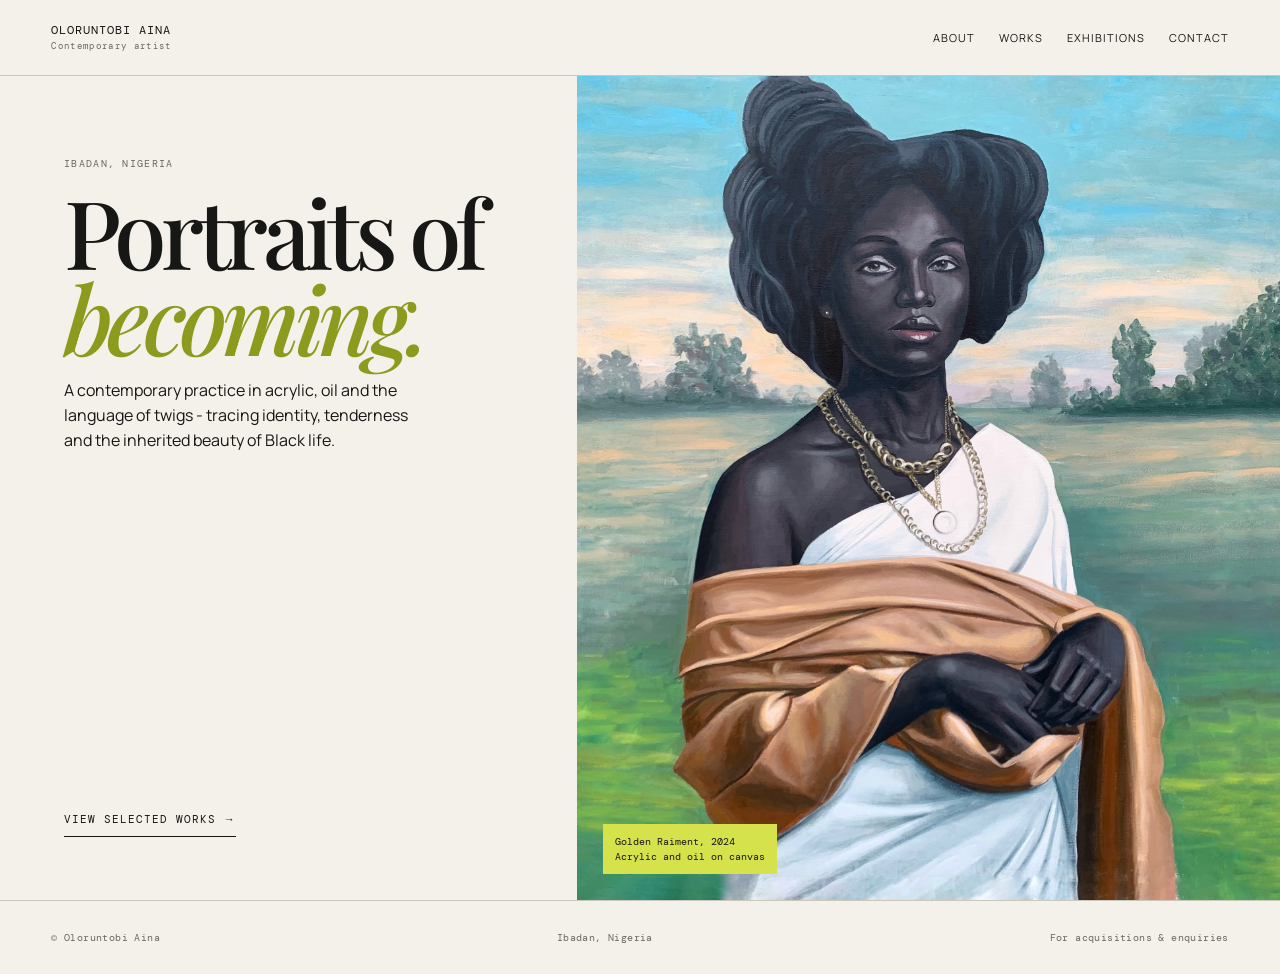
<file: index.html>
<!doctype html><html lang="en"><head><meta charset="utf-8"><meta name="viewport" content="width=device-width,initial-scale=1"><meta name="description" content="Oloruntobi Aina - Contemporary visual artist"><meta name="google-site-verification" content="fIFzmiWmvlJApKN_3FIdJ-Utbj_maAU_6g1Kf8UPlnY" /><title>Oloruntobi Aina | Contemporary Artist</title><link rel="stylesheet" href="style.css"></head><body><nav class="nav"><a class="brand" href="index.html">OLORUNTOBI AINA<span>Contemporary artist</span></a><div class="navlinks"><a href="about.html">About</a><a href="works.html">Works</a><a href="exhibitions.html">Exhibitions</a><a href="contact.html">Contact</a></div></nav><main class="hero"><section class="hero-copy"><div><div class="eyebrow">Ibadan, Nigeria</div><h1>Portraits of<br><em>becoming.</em></h1><p class="intro">A contemporary practice in acrylic, oil and the language of twigs - tracing identity, tenderness and the inherited beauty of Black life.</p></div><a class="arrow-link" href="works.html">View selected works →</a></section><section class="hero-art"><img src="assets/artworks/work-71.jpg" alt="Golden Raiment by Oloruntobi Aina"><div class="art-label">Golden Raiment, 2024<br>Acrylic and oil on canvas</div></section></main><footer class="site-footer"><span>© Oloruntobi Aina</span><span>Ibadan, Nigeria</span><span>For acquisitions &amp; enquiries</span></footer><script src="script.js"></script></body></html>
</file>
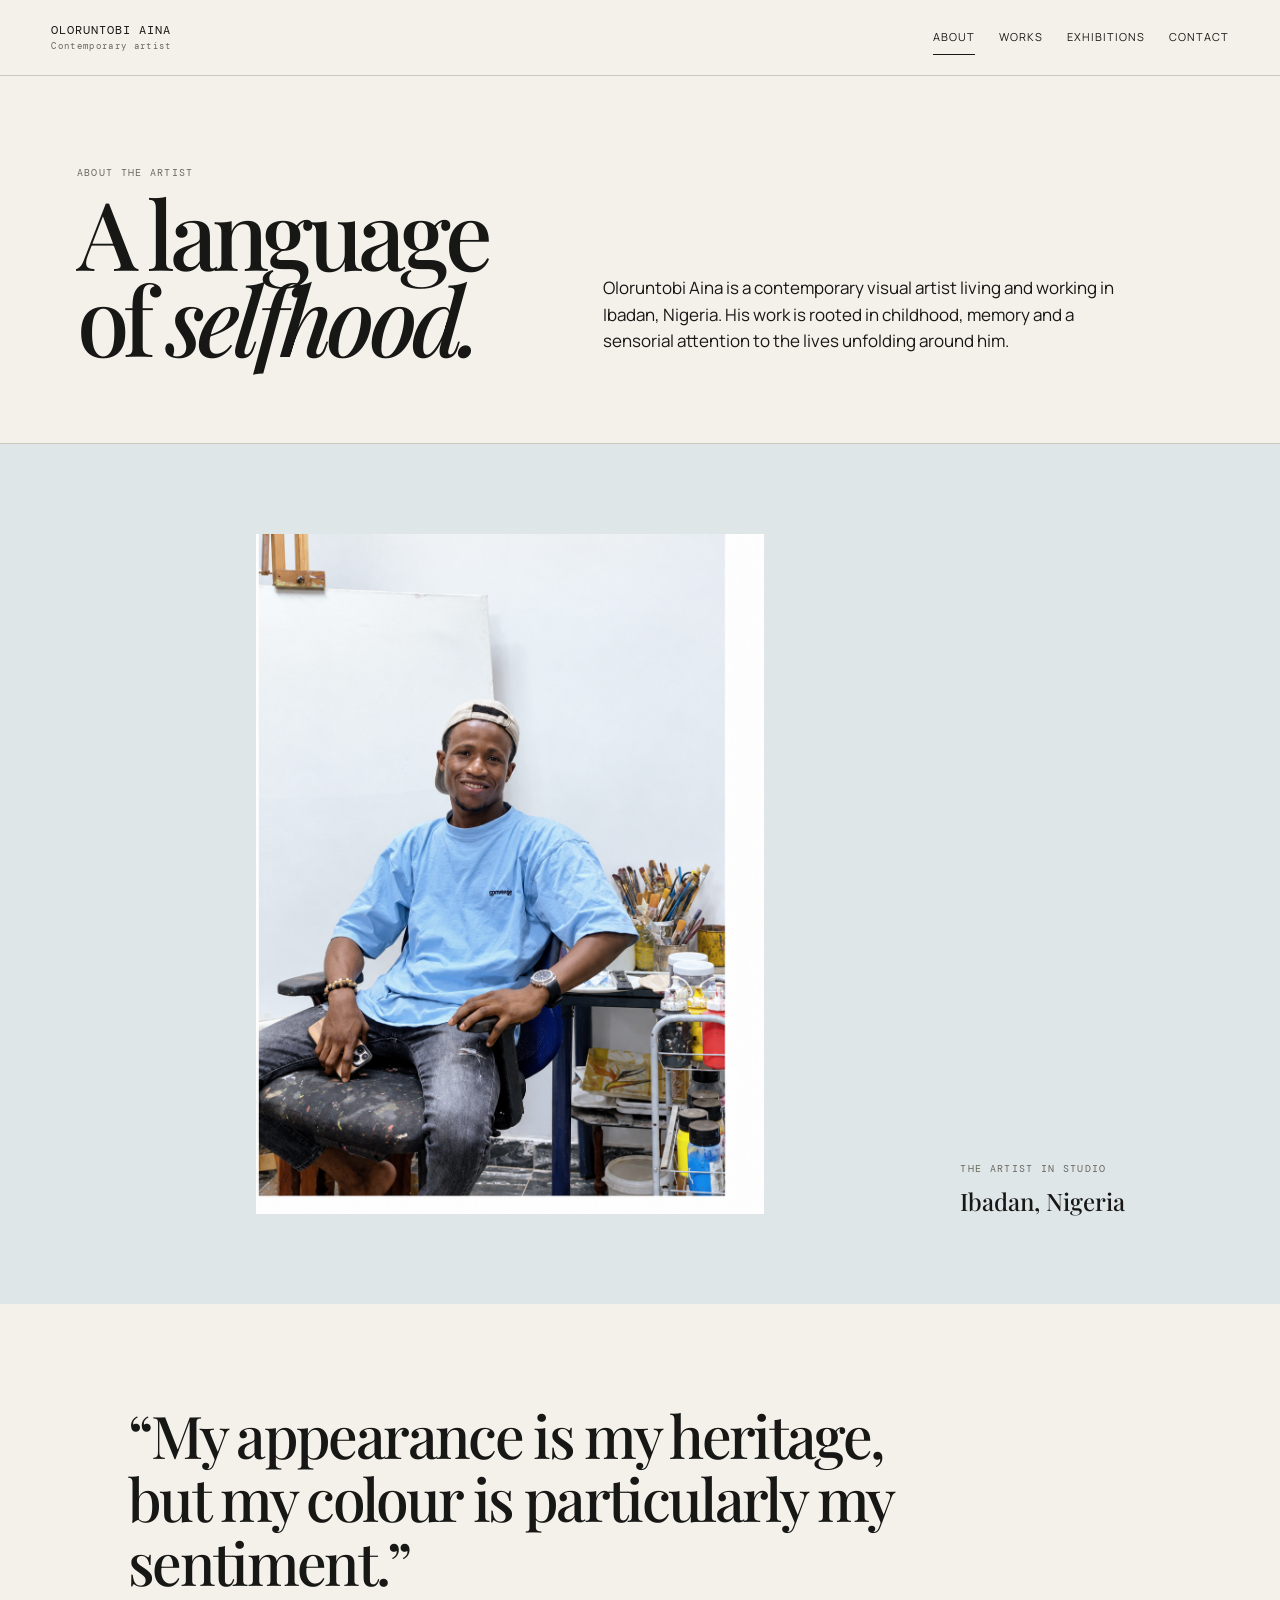
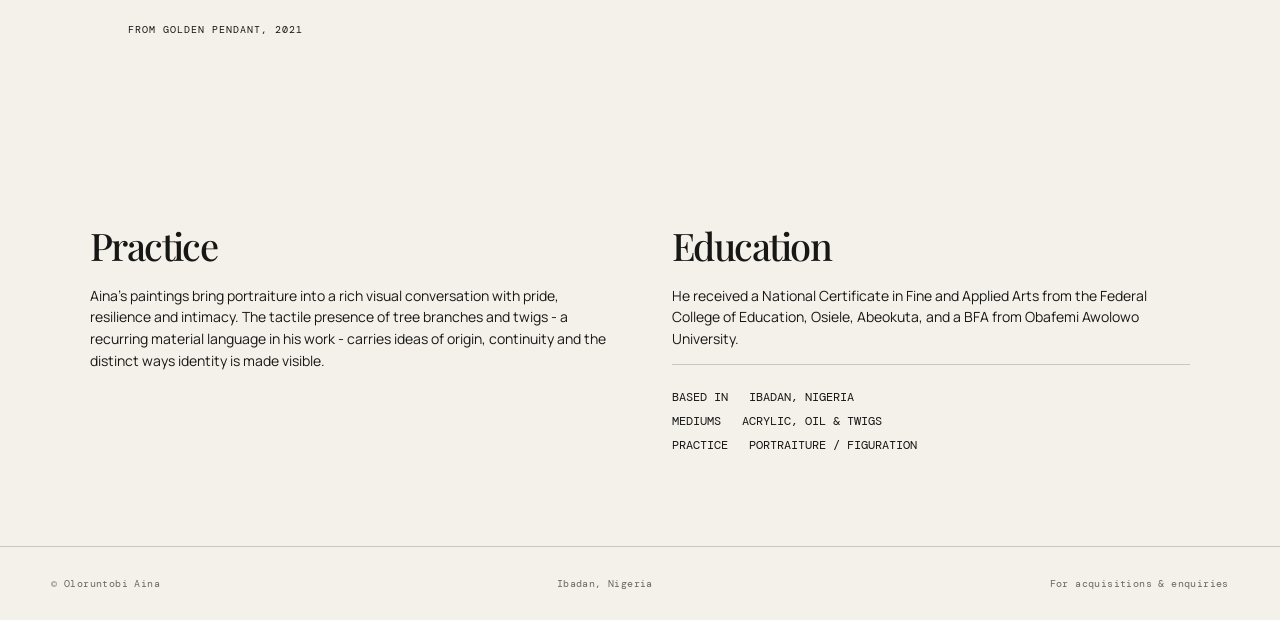
<file: about.html>
<!doctype html><html lang="en"><head><meta charset="utf-8"><meta name="viewport" content="width=device-width,initial-scale=1"><title>About | Oloruntobi Aina</title><link rel="stylesheet" href="style.css"></head><body><nav class="nav"><a class="brand" href="index.html">OLORUNTOBI AINA<span>Contemporary artist</span></a><div class="navlinks"><a href="about.html">About</a><a href="works.html">Works</a><a href="exhibitions.html">Exhibitions</a><a href="contact.html">Contact</a></div></nav><main><header class="page-head"><div><div class="eyebrow">About the artist</div><h1>A language<br>of <em>selfhood.</em></h1></div><p>Oloruntobi Aina is a contemporary visual artist living and working in Ibadan, Nigeria. His work is rooted in childhood, memory and a sensorial attention to the lives unfolding around him.</p></header><section class="artist-portrait"><img src="assets/artworks/aina-studio-enhanced.png" alt="Oloruntobi Aina in his studio"><div><span class="eyebrow">The artist in studio</span><p>Ibadan, Nigeria</p></div></section><section class="statement"><blockquote>“My appearance is my heritage, but my colour is particularly my sentiment.”</blockquote><cite>From Golden Pendant, 2021</cite></section><section class="two-col"><div><h2>Practice</h2><p>Aina’s paintings bring portraiture into a rich visual conversation with pride, resilience and intimacy. The tactile presence of tree branches and twigs - a recurring material language in his work - carries ideas of origin, continuity and the distinct ways identity is made visible.</p></div><div><h2>Education</h2><p>He received a National Certificate in Fine and Applied Arts from the Federal College of Education, Osiele, Abeokuta, and a BFA from Obafemi Awolowo University.</p><div class="facts">BASED IN&nbsp;&nbsp; IBADAN, NIGERIA<br>MEDIUMS&nbsp;&nbsp; ACRYLIC, OIL &amp; TWIGS<br>PRACTICE&nbsp;&nbsp; PORTRAITURE / FIGURATION</div></div></section></main><footer class="site-footer"><span>© Oloruntobi Aina</span><span>Ibadan, Nigeria</span><span>For acquisitions &amp; enquiries</span></footer><script src="script.js"></script></body></html>
</file>
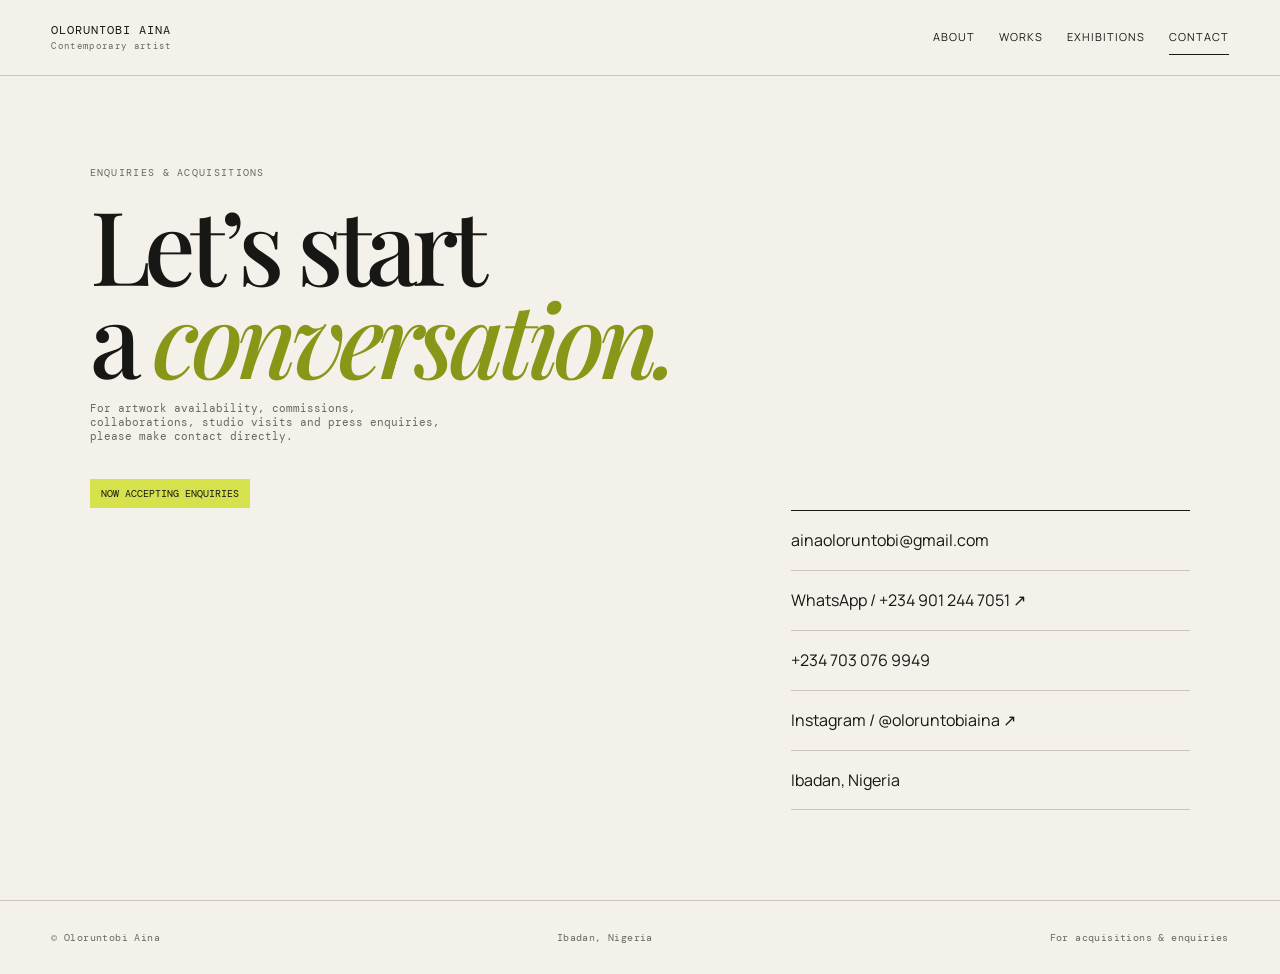
<file: contact.html>
<!doctype html><html lang="en"><head><meta charset="utf-8"><meta name="viewport" content="width=device-width,initial-scale=1"><title>Contact | Oloruntobi Aina</title><link rel="stylesheet" href="style.css"></head><body><nav class="nav"><a class="brand" href="index.html">OLORUNTOBI AINA<span>Contemporary artist</span></a><div class="navlinks"><a href="about.html">About</a><a href="works.html">Works</a><a href="exhibitions.html">Exhibitions</a><a href="contact.html">Contact</a></div></nav><main class="contact"><section><div class="eyebrow">Enquiries &amp; acquisitions</div><h1>Let’s start<br>a <em>conversation.</em></h1><p class="note">For artwork availability, commissions, collaborations, studio visits and press enquiries, please make contact directly.</p><span class="availability">NOW ACCEPTING ENQUIRIES</span></section><section class="contact-list"><a href="mailto:ainaoloruntobi@gmail.com">ainaoloruntobi@gmail.com</a><a href="https://wa.me/2349012447051" target="_blank" rel="noopener">WhatsApp / +234 901 244 7051 ↗</a><a href="tel:+2347030769949">+234 703 076 9949</a><a href="https://instagram.com/oloruntobiaina" target="_blank" rel="noopener">Instagram / @oloruntobiaina ↗</a><div>Ibadan, Nigeria</div></section></main><footer class="site-footer"><span>© Oloruntobi Aina</span><span>Ibadan, Nigeria</span><span>For acquisitions &amp; enquiries</span></footer><script src="script.js"></script></body></html>
</file>
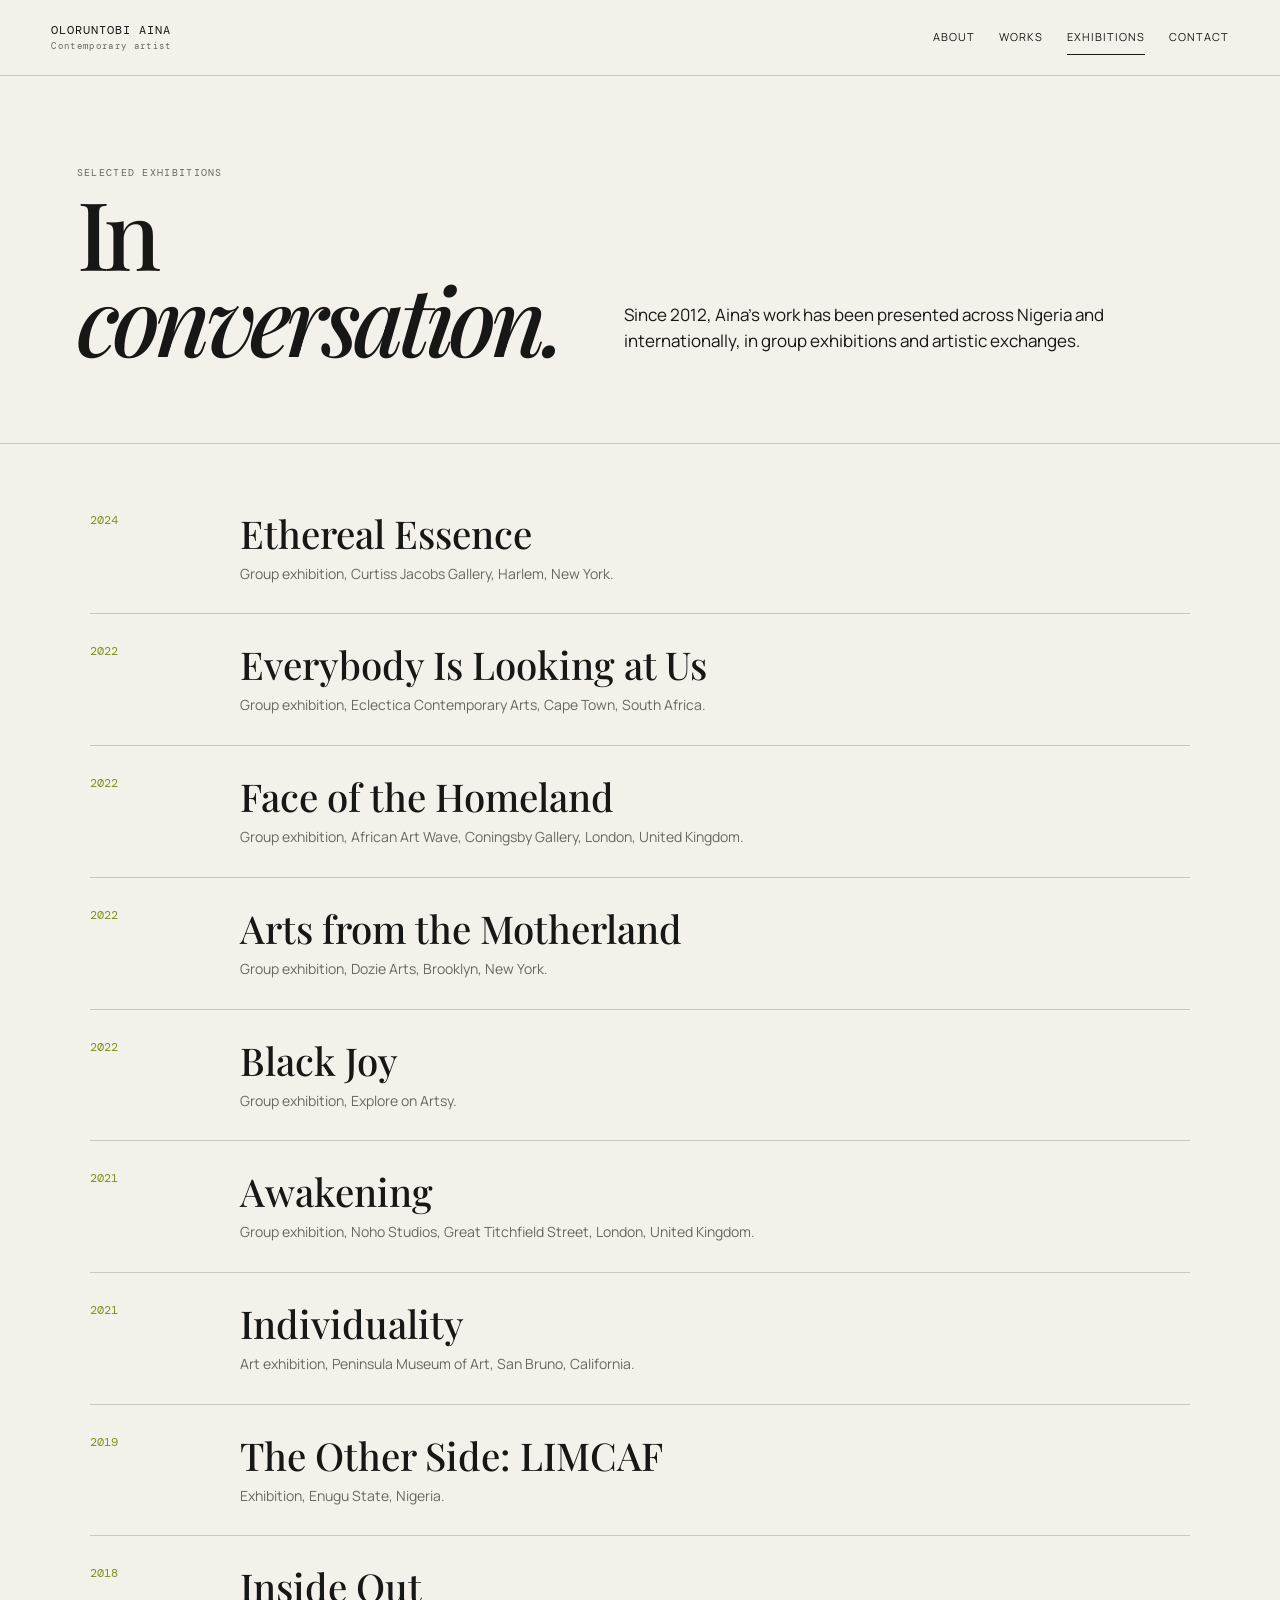
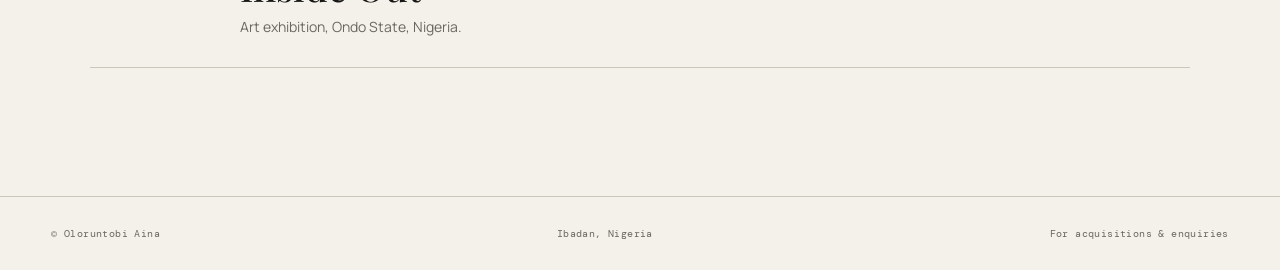
<file: exhibitions.html>
<!doctype html><html lang="en"><head><meta charset="utf-8"><meta name="viewport" content="width=device-width,initial-scale=1"><title>Exhibitions | Oloruntobi Aina</title><link rel="stylesheet" href="style.css"></head><body><nav class="nav"><a class="brand" href="index.html">OLORUNTOBI AINA<span>Contemporary artist</span></a><div class="navlinks"><a href="about.html">About</a><a href="works.html">Works</a><a href="exhibitions.html">Exhibitions</a><a href="contact.html">Contact</a></div></nav><main><header class="page-head"><div><div class="eyebrow">Selected exhibitions</div><h1>In<br><em>conversation.</em></h1></div><p>Since 2012, Aina’s work has been presented across Nigeria and internationally, in group exhibitions and artistic exchanges.</p></header><section class="timeline"><article class="event"><div class="event-year">2024</div><div><h2>Ethereal Essence</h2><p>Group exhibition, Curtiss Jacobs Gallery, Harlem, New York.</p></div></article><article class="event"><div class="event-year">2022</div><div><h2>Everybody Is Looking at Us</h2><p>Group exhibition, Eclectica Contemporary Arts, Cape Town, South Africa.</p></div></article><article class="event"><div class="event-year">2022</div><div><h2>Face of the Homeland</h2><p>Group exhibition, African Art Wave, Coningsby Gallery, London, United Kingdom.</p></div></article><article class="event"><div class="event-year">2022</div><div><h2>Arts from the Motherland</h2><p>Group exhibition, Dozie Arts, Brooklyn, New York.</p></div></article><article class="event"><div class="event-year">2022</div><div><h2>Black Joy</h2><p>Group exhibition, Explore on Artsy.</p></div></article><article class="event"><div class="event-year">2021</div><div><h2>Awakening</h2><p>Group exhibition, Noho Studios, Great Titchfield Street, London, United Kingdom.</p></div></article><article class="event"><div class="event-year">2021</div><div><h2>Individuality</h2><p>Art exhibition, Peninsula Museum of Art, San Bruno, California.</p></div></article><article class="event"><div class="event-year">2019</div><div><h2>The Other Side: LIMCAF</h2><p>Exhibition, Enugu State, Nigeria.</p></div></article><article class="event"><div class="event-year">2018</div><div><h2>Inside Out</h2><p>Art exhibition, Ondo State, Nigeria.</p></div></article></section></main><footer class="site-footer"><span>© Oloruntobi Aina</span><span>Ibadan, Nigeria</span><span>For acquisitions &amp; enquiries</span></footer><script src="script.js"></script></body></html>
</file>
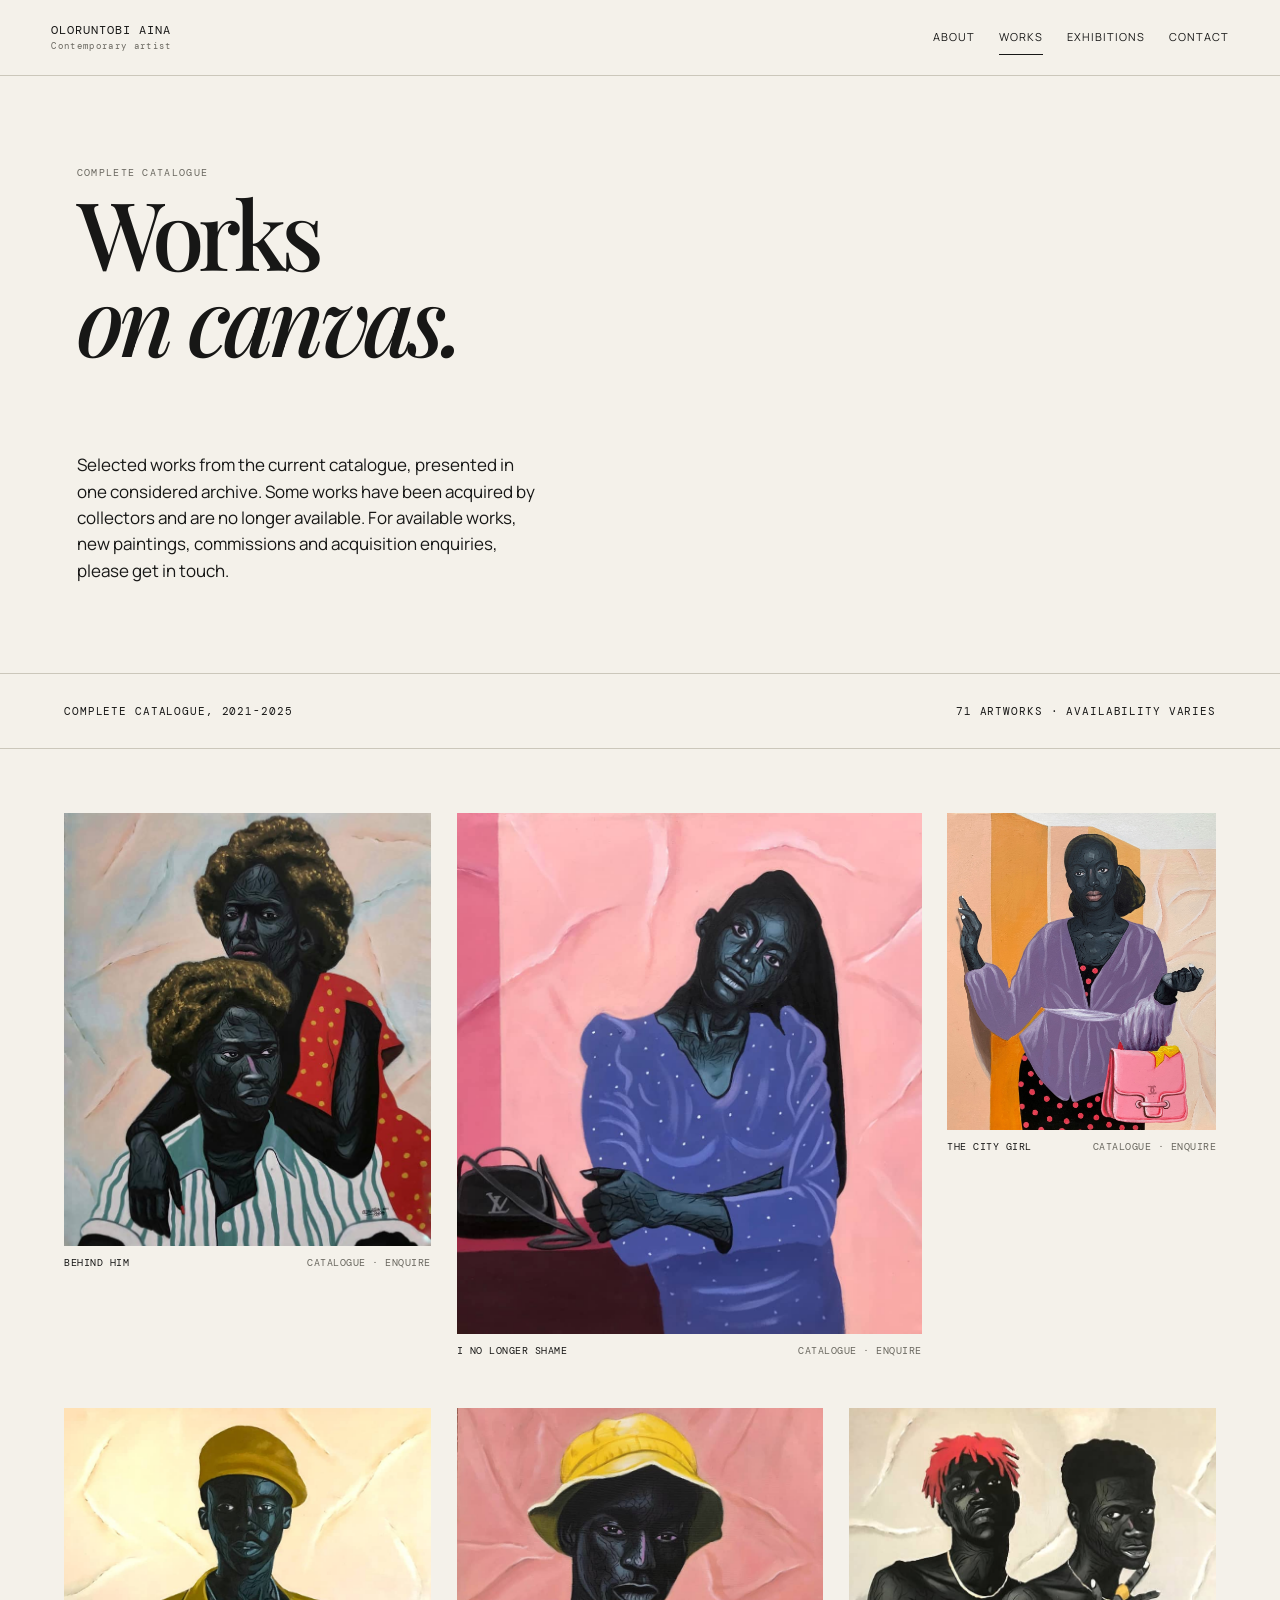
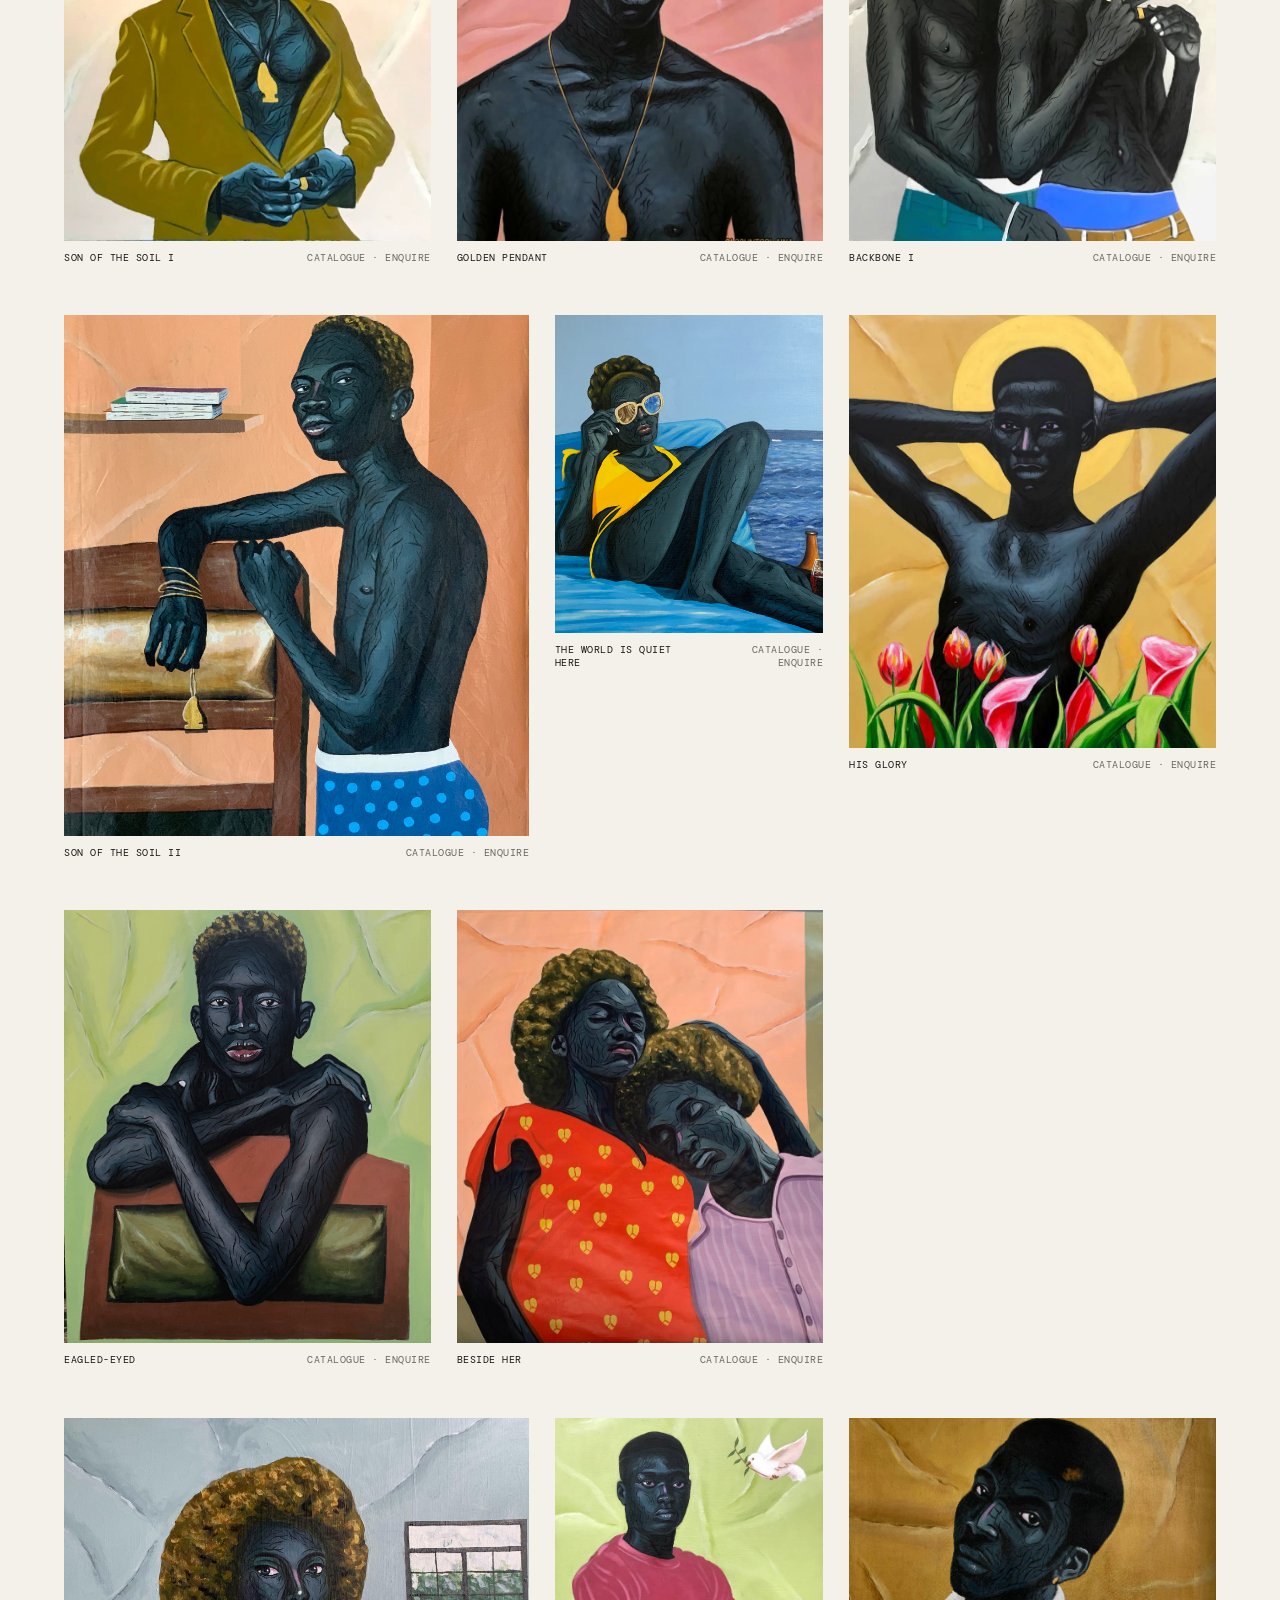
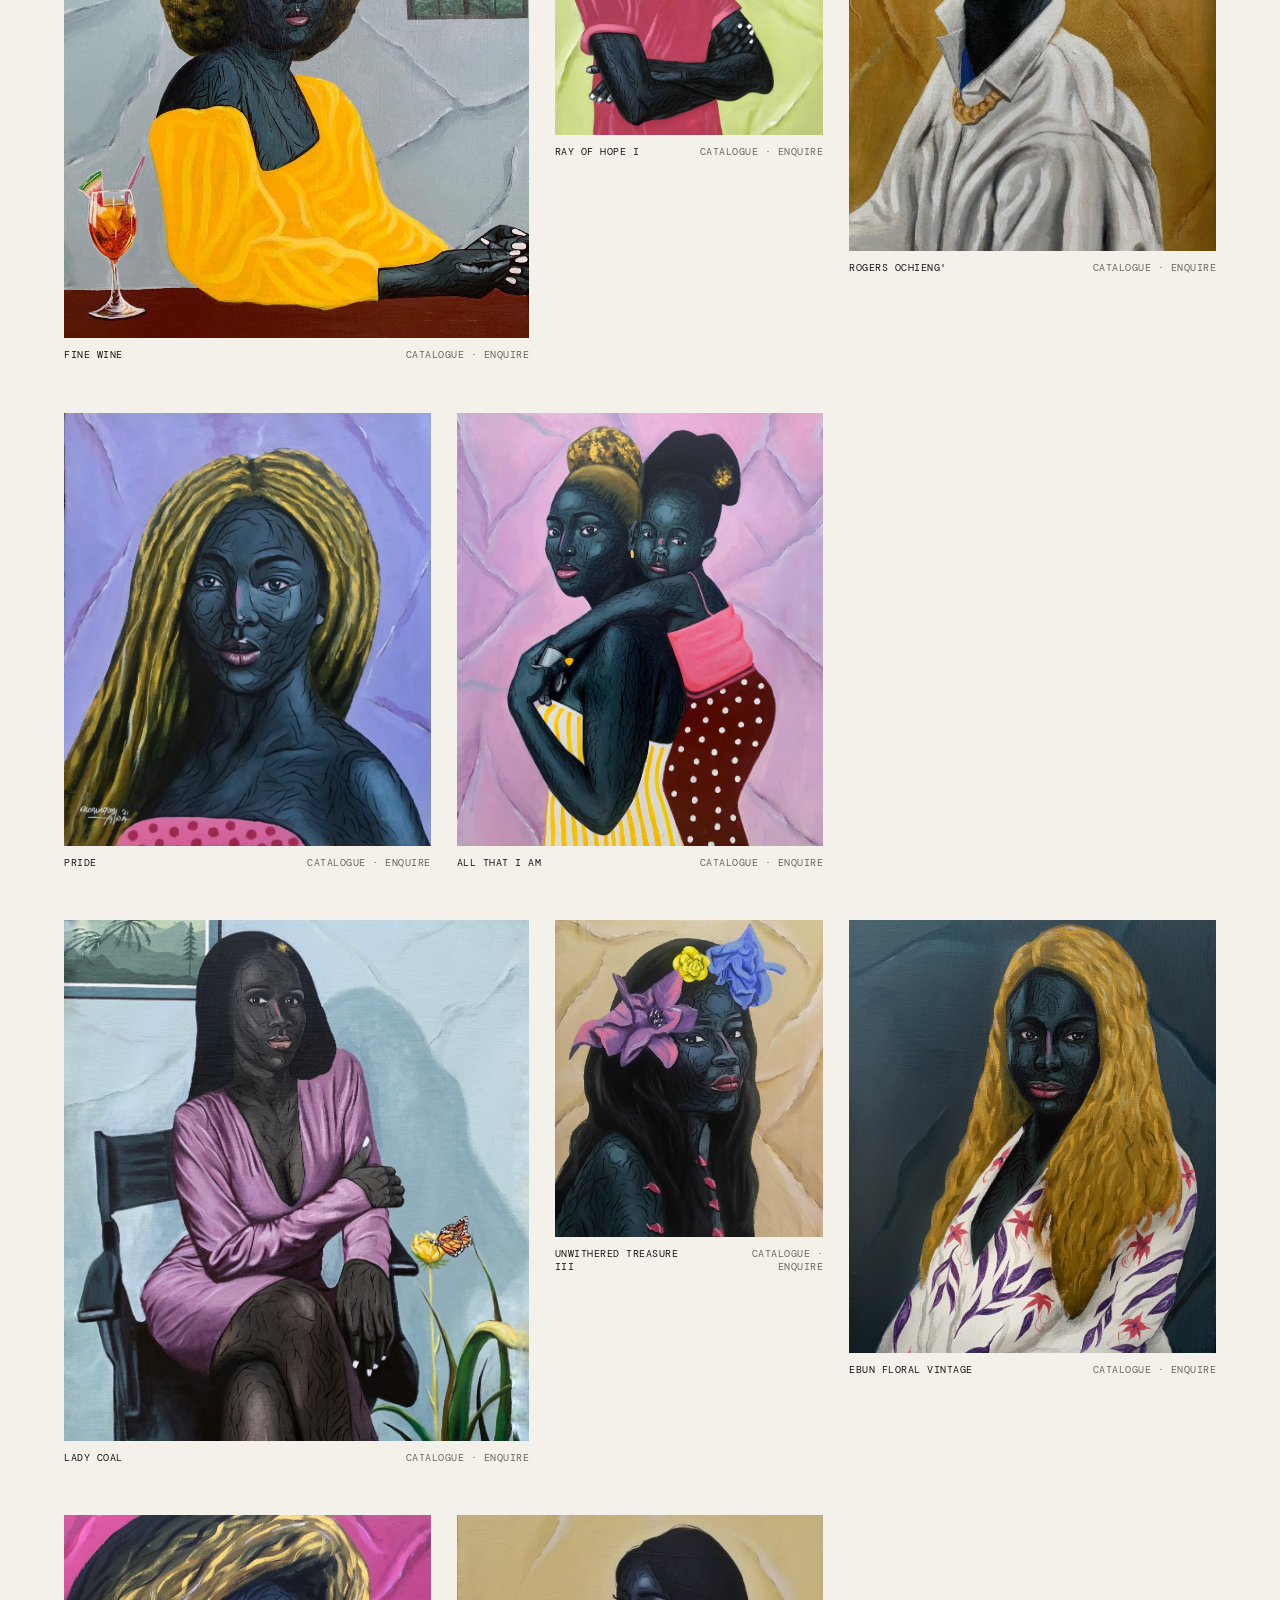
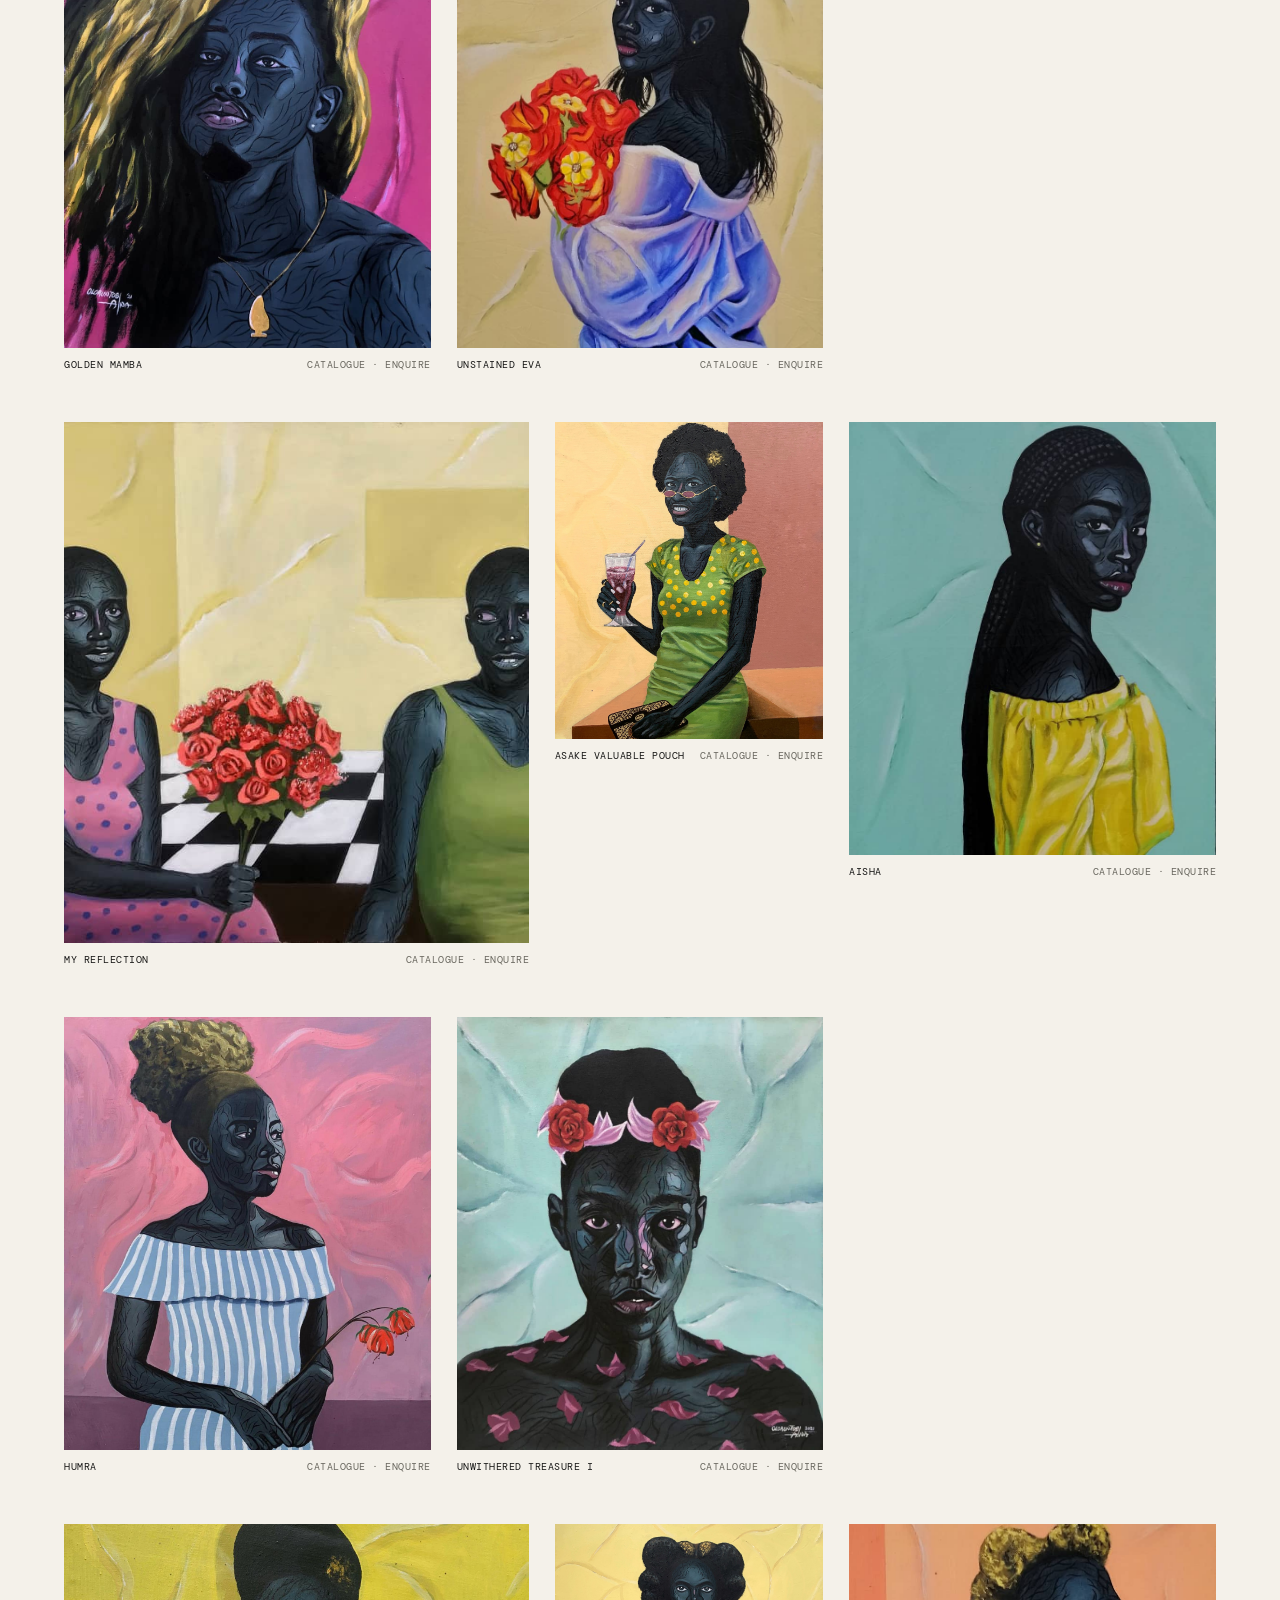
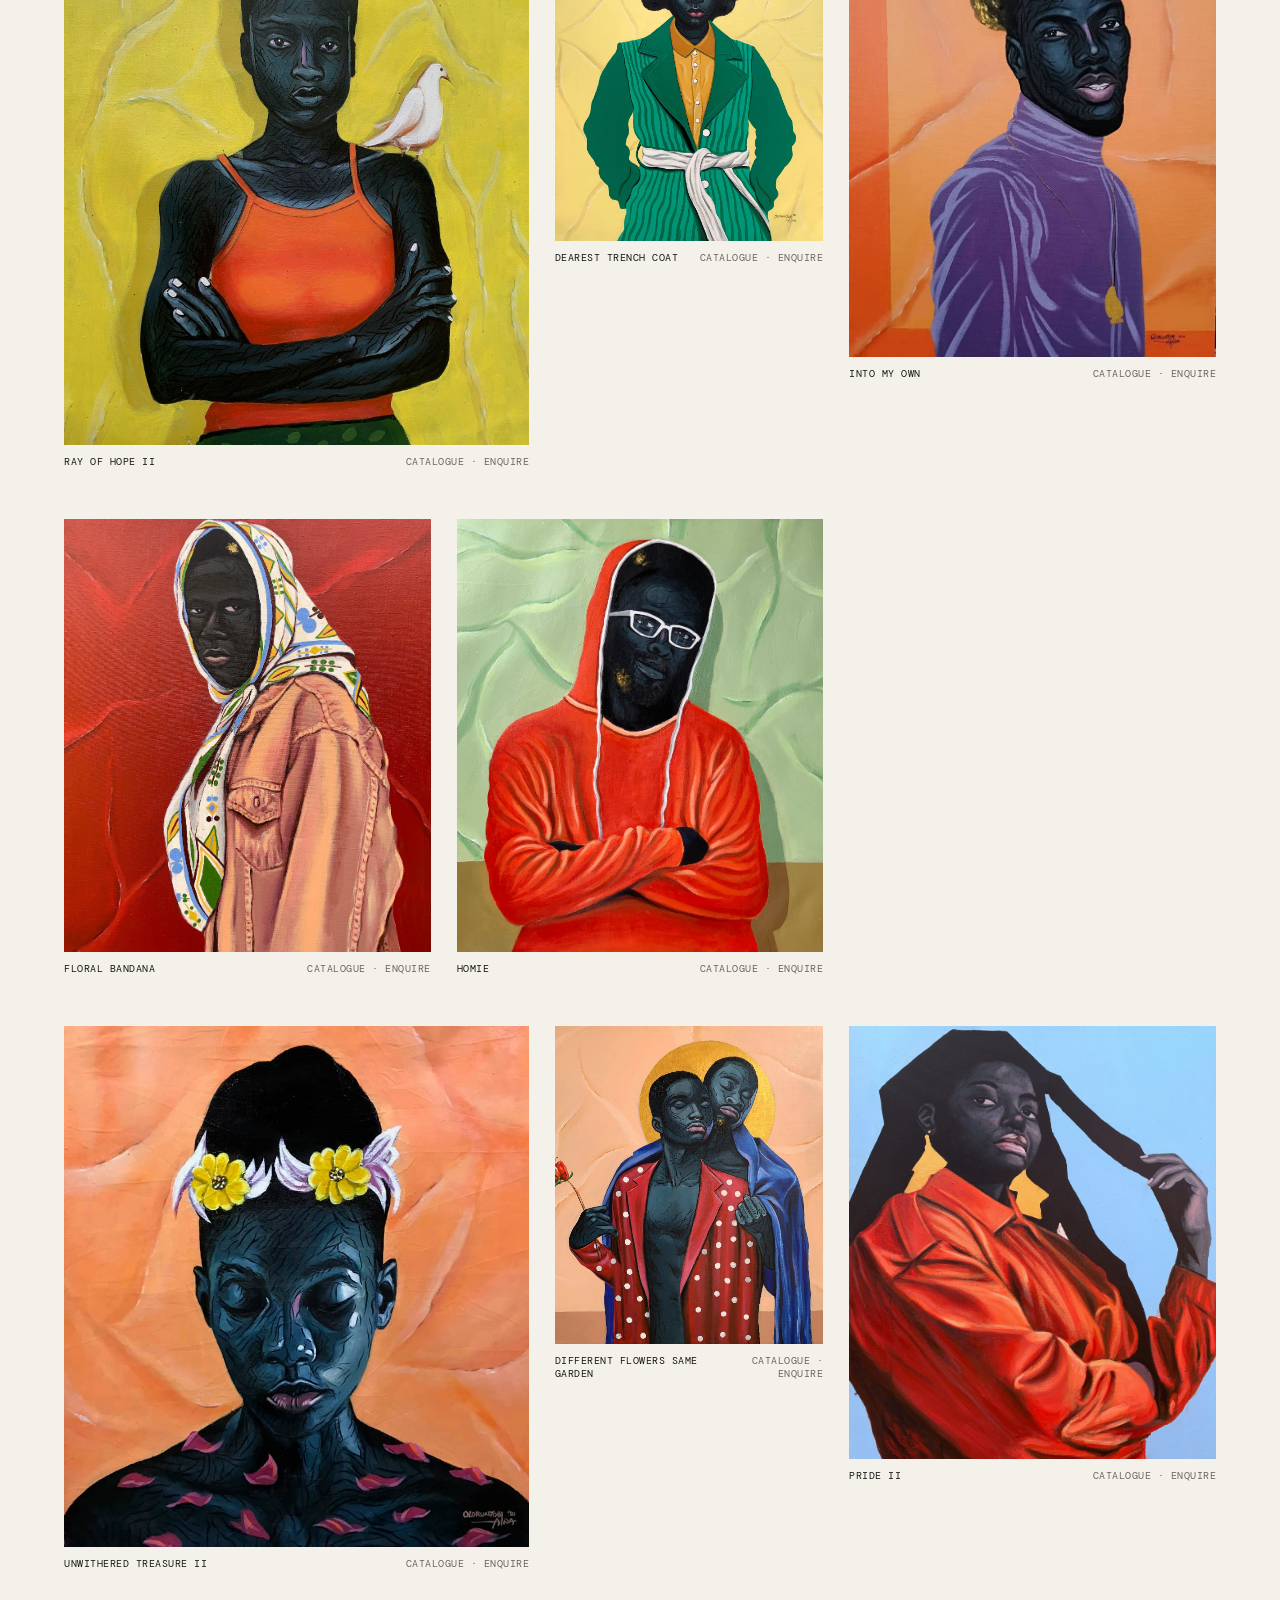
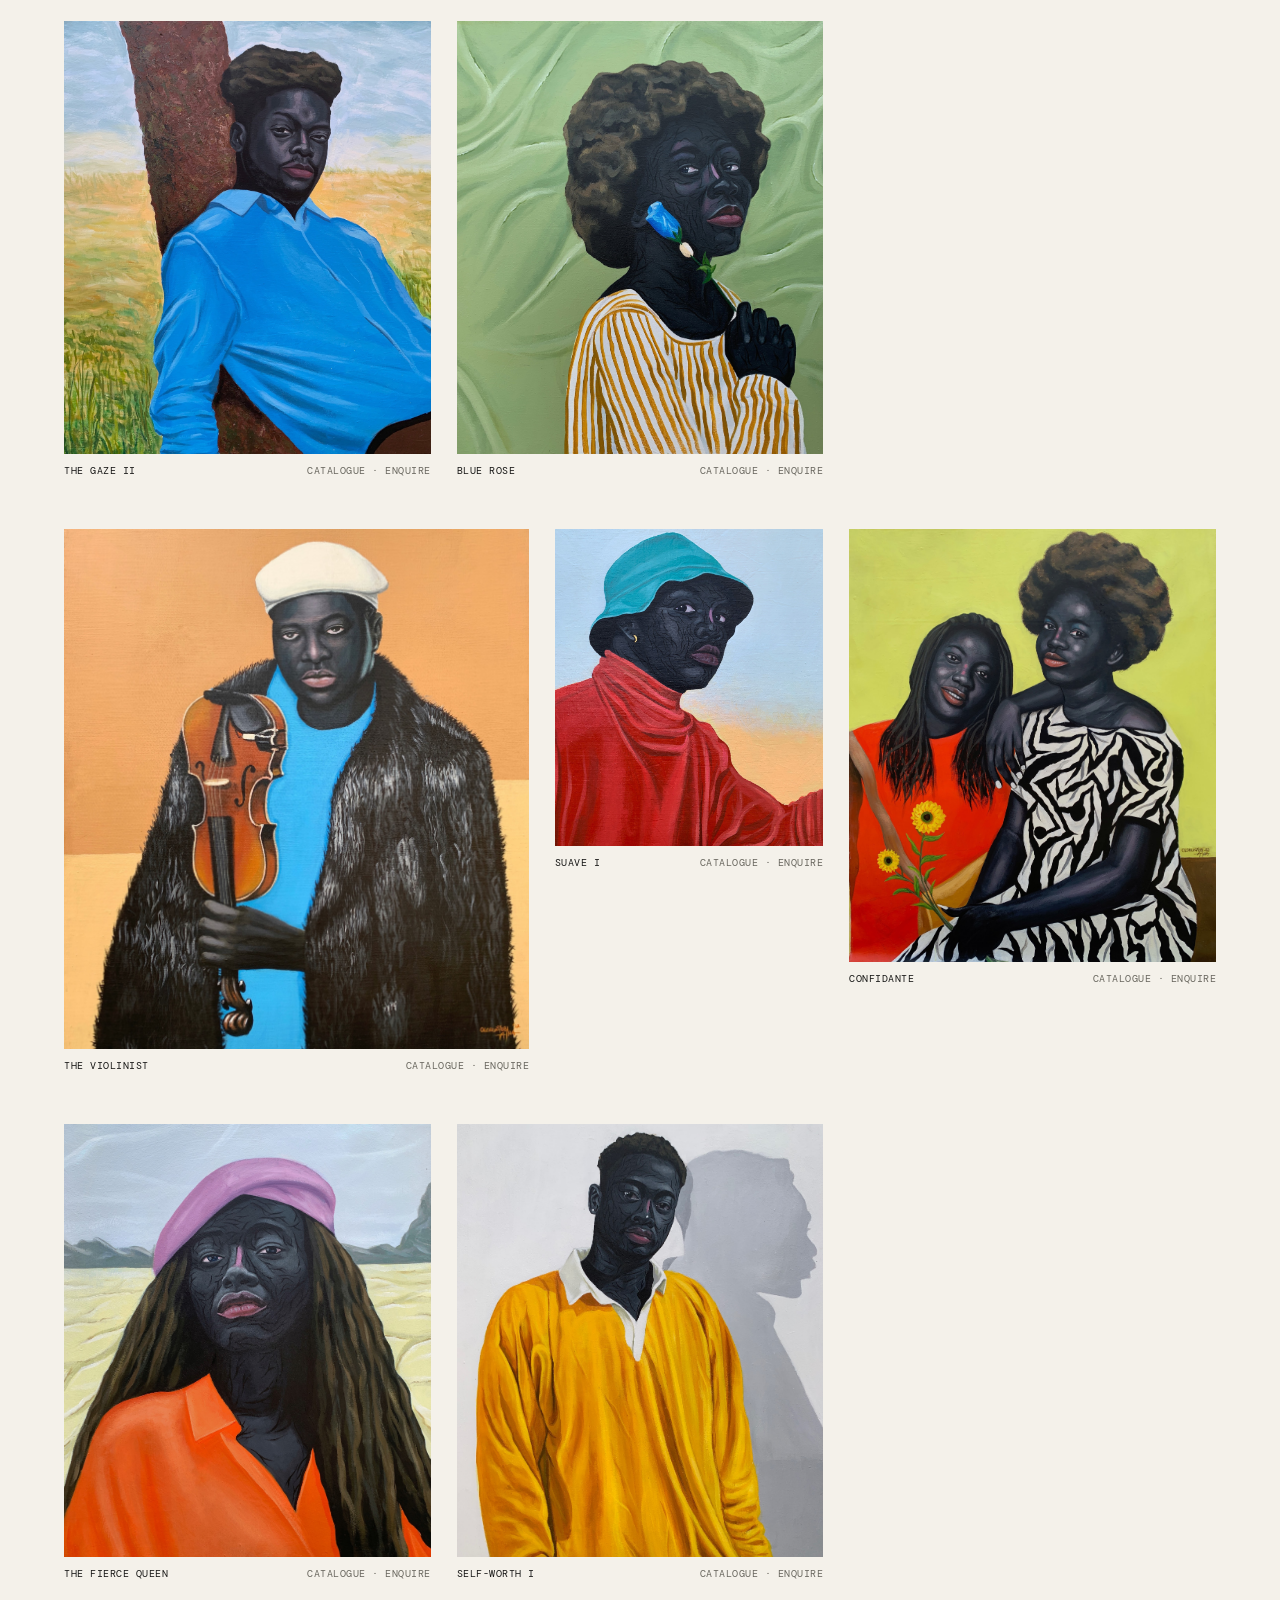
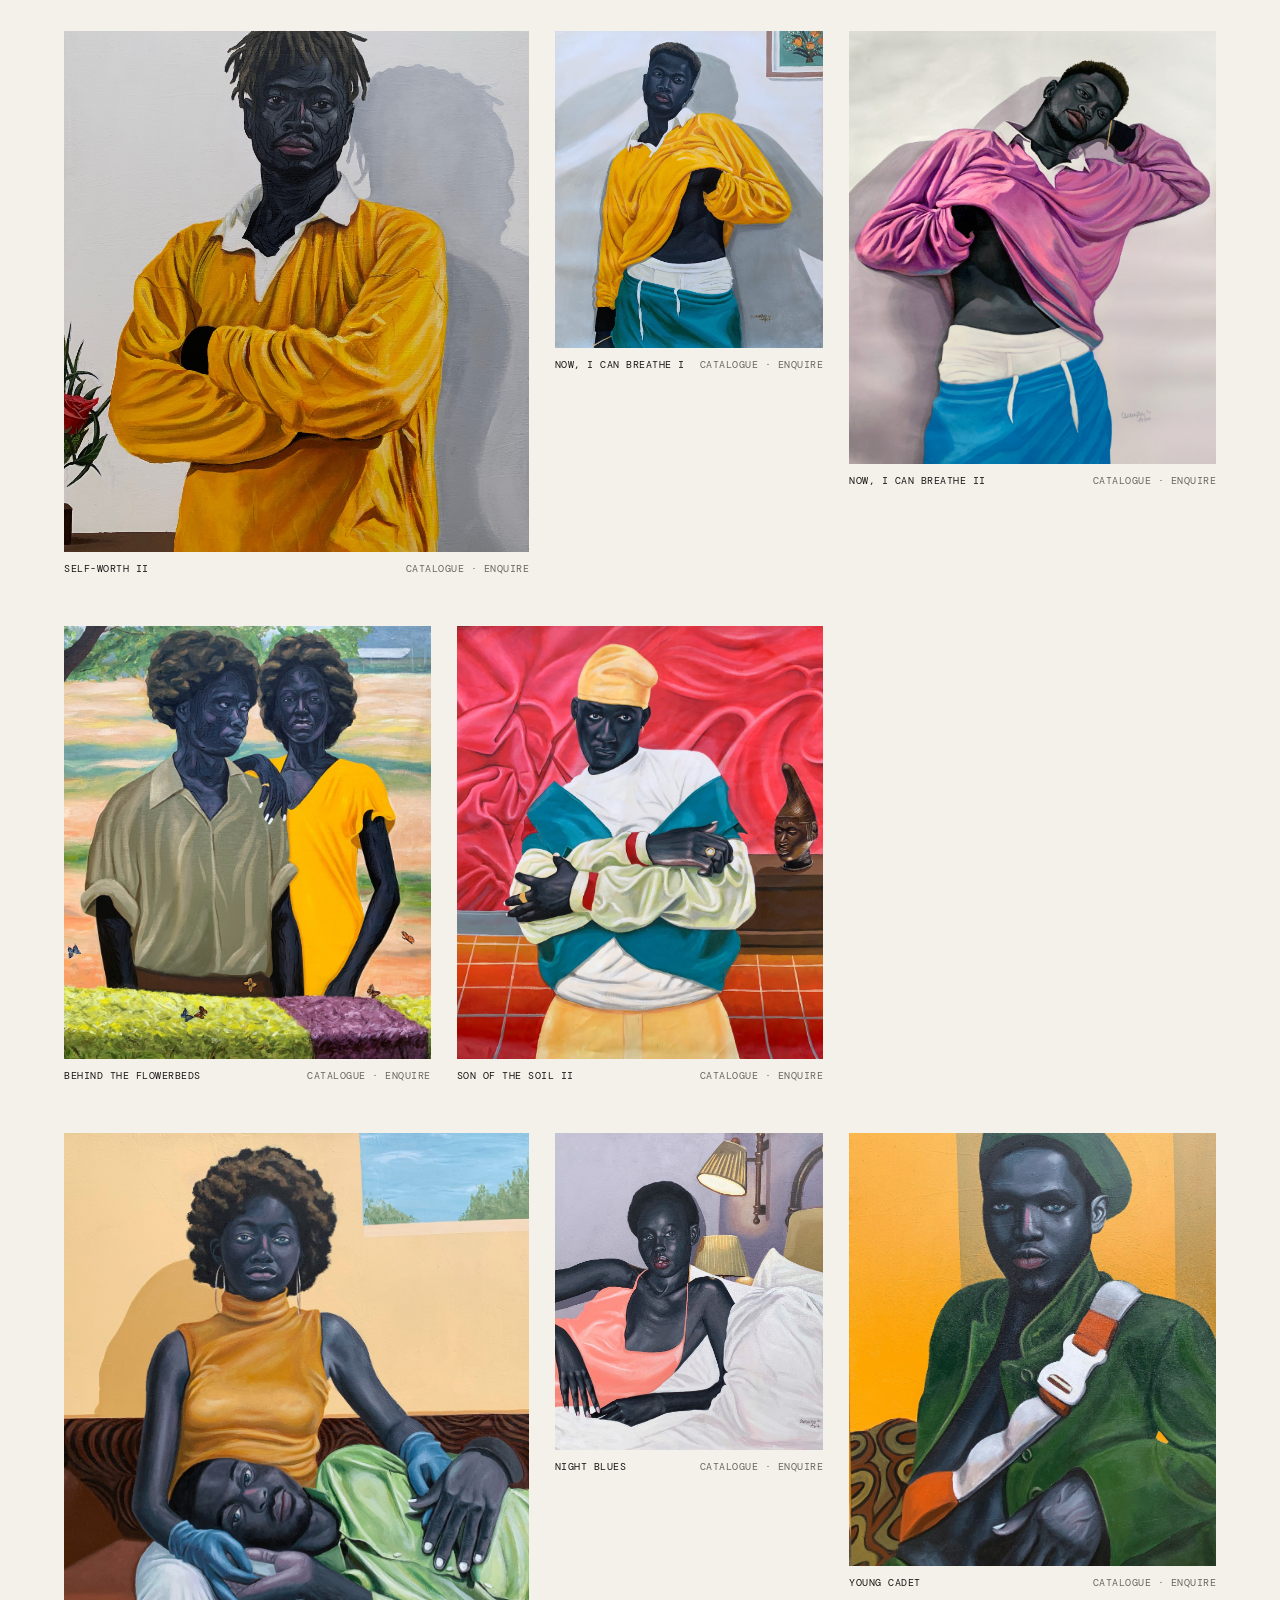
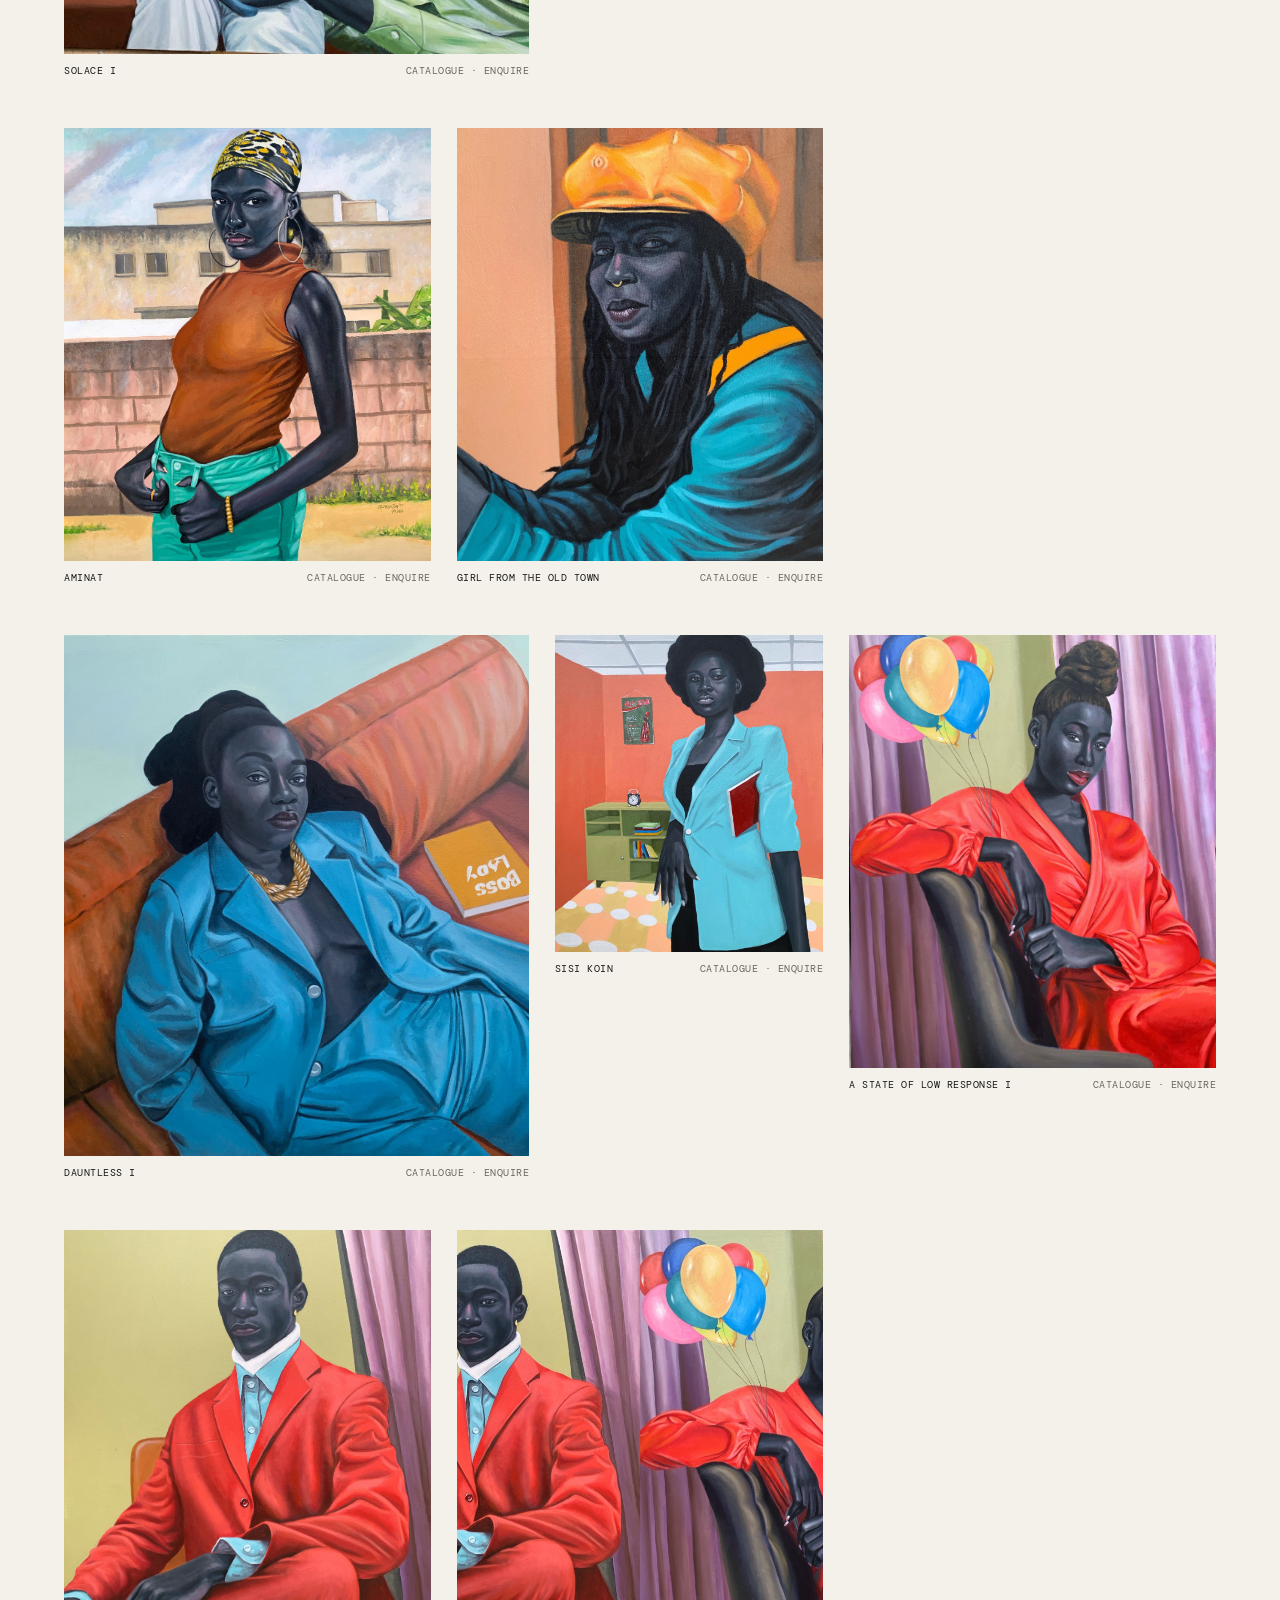
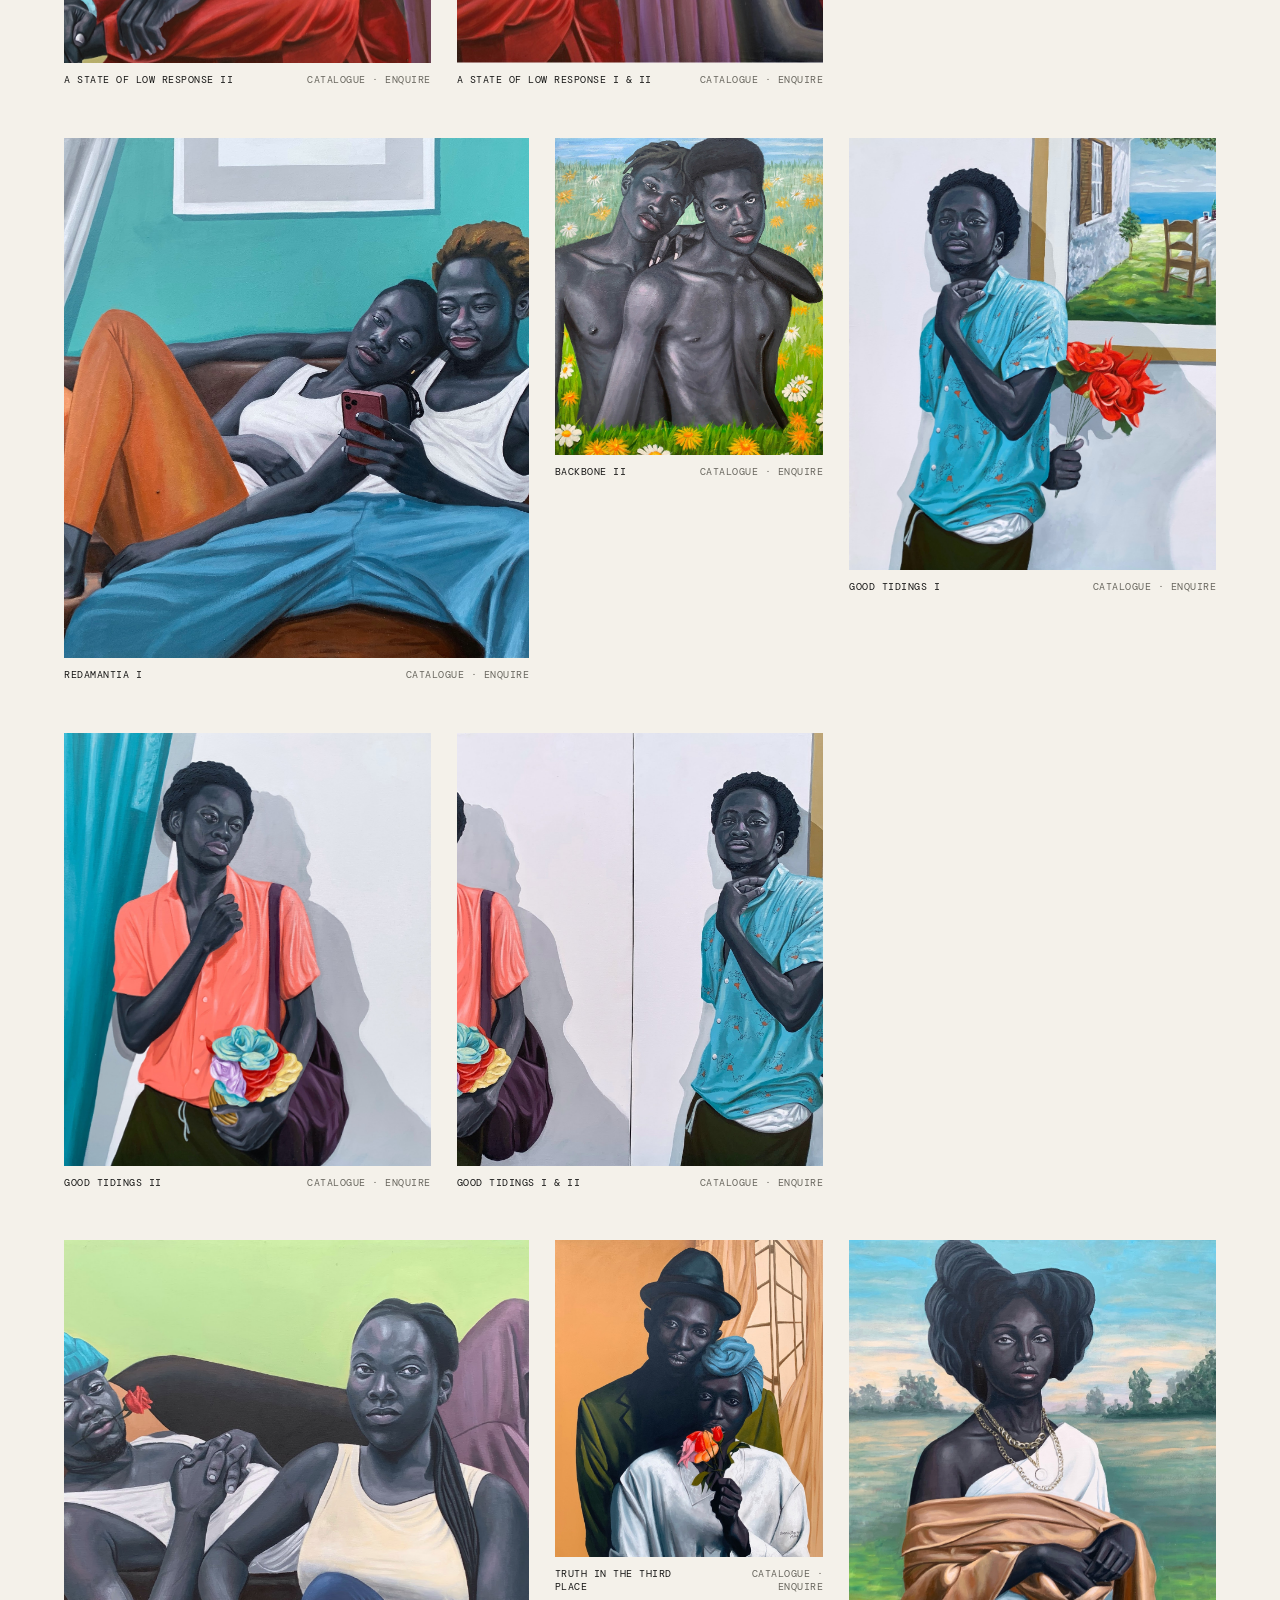
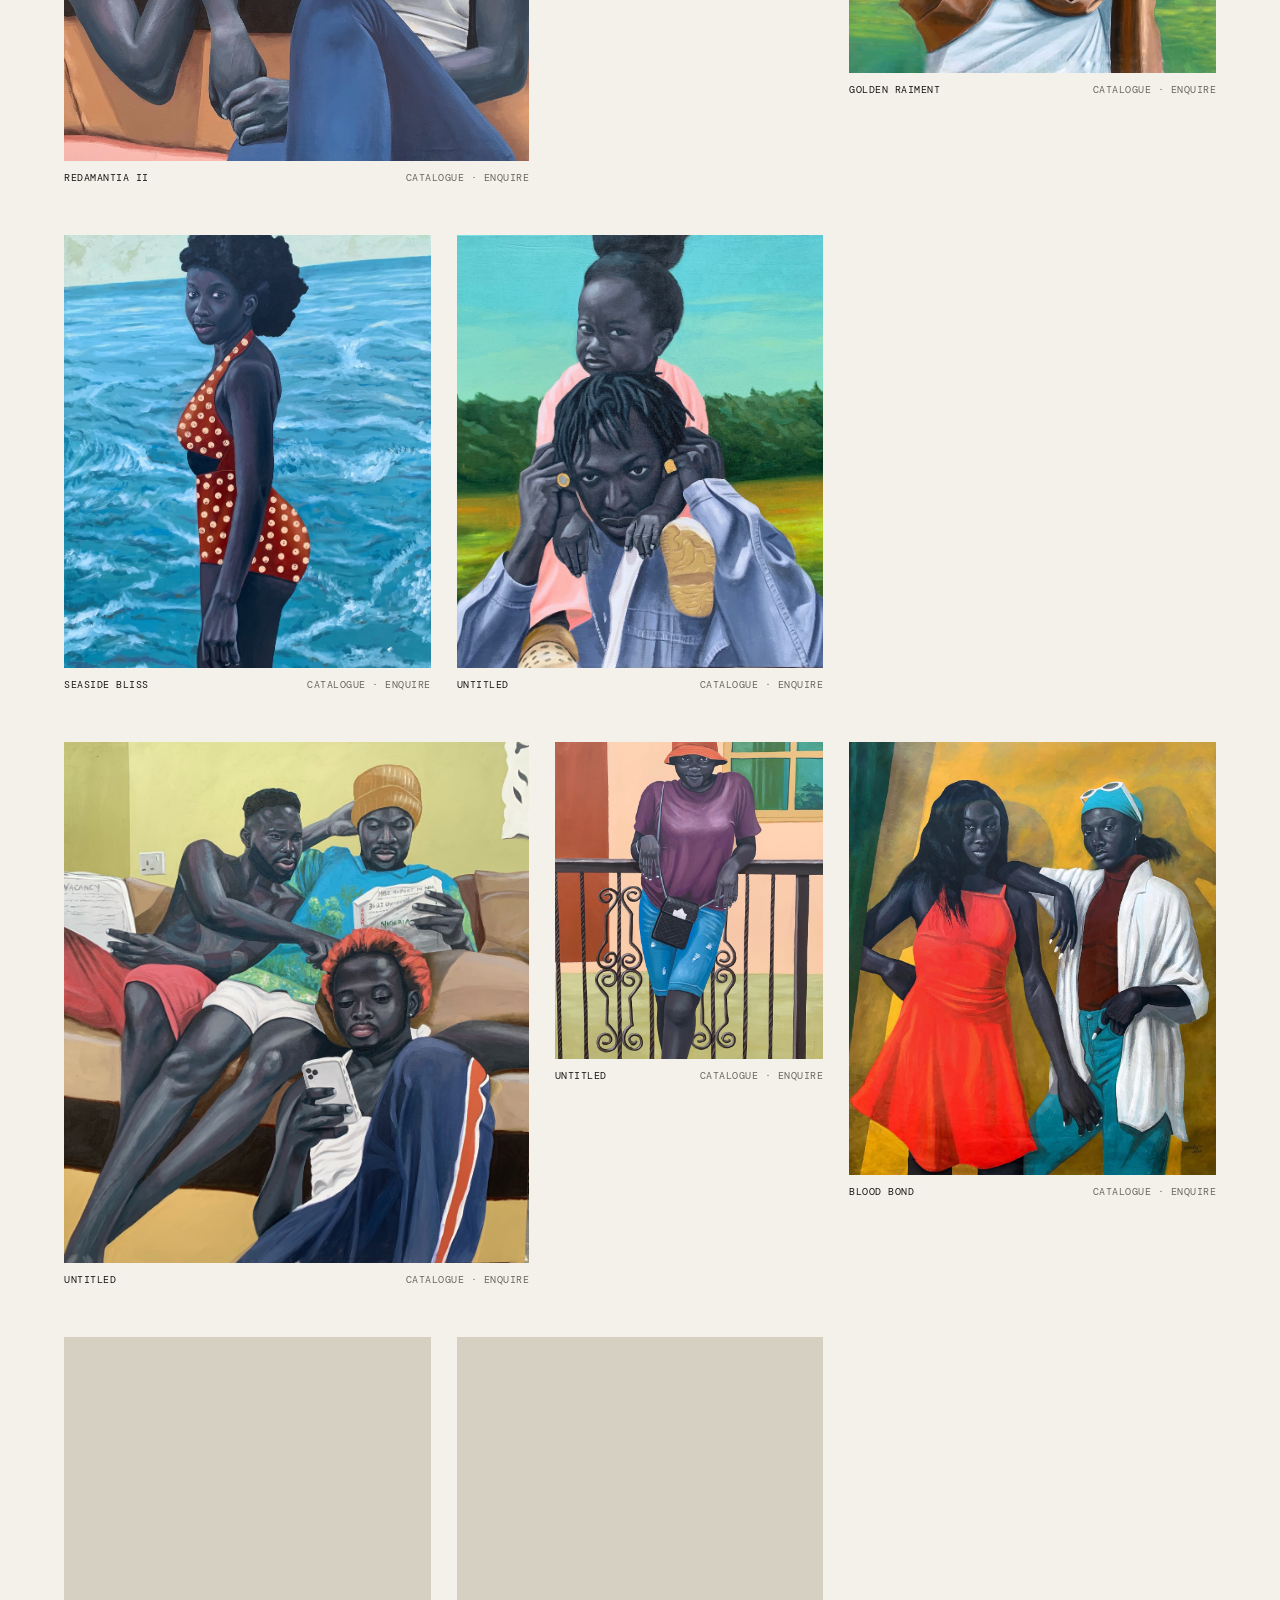
<file: works.html>
<!doctype html><html lang="en"><head><meta charset="utf-8"><meta name="viewport" content="width=device-width,initial-scale=1"><title>Works | Oloruntobi Aina</title><link rel="stylesheet" href="style.css"></head><body><nav class="nav"><a class="brand" href="index.html">OLORUNTOBI AINA<span>Contemporary artist</span></a><div class="navlinks"><a href="about.html">About</a><a href="works.html">Works</a><a href="exhibitions.html">Exhibitions</a><a href="contact.html">Contact</a></div></nav><main><header class="page-head"><div><div class="eyebrow">Complete catalogue</div><h1>Works<br><em>on canvas.</em></h1></div><p><p>Selected works from the current catalogue, presented in one considered archive. Some works have been acquired by collectors and are no longer available. For available works, new paintings, commissions and acquisition enquiries, please get in touch.</p></header><div class="works-controls"><span>Complete catalogue, 2021-2025</span><span>71 artworks · availability varies</span></div><section class="grid" id="catalogue-grid"></section></main><footer class="site-footer"><span>© Oloruntobi Aina</span><span>Ibadan, Nigeria</span><span>For acquisitions &amp; enquiries</span></footer><script src="script.js"></script></body></html>
</file>
<file: style.css>
@import url('https://fonts.googleapis.com/css2?family=DM+Mono:wght@400;500&family=Manrope:wght@400;500;600&family=Playfair+Display:ital,wght@0,500;0,600;1,500&display=swap');
:root{--ink:#171716;--paper:#f4f1ea;--lime:#d5e24b;--muted:#69675f;--line:#cbc7bb}*{box-sizing:border-box}html{scroll-behavior:smooth}body{margin:0;background:var(--paper);color:var(--ink);font-family:Manrope,Arial,sans-serif;font-size:14px;line-height:1.55}a{color:inherit;text-decoration:none}.nav{height:76px;border-bottom:1px solid var(--line);display:flex;align-items:center;justify-content:space-between;padding:0 4vw;position:relative;z-index:2}.brand{font-family:'DM Mono';font-size:12px;letter-spacing:.08em}.brand span{display:block;font-size:9px;color:var(--muted);letter-spacing:.15em}.navlinks{display:flex;gap:24px;font-size:11px;text-transform:uppercase;letter-spacing:.09em}.navlinks a{padding:8px 0}.navlinks a:hover,.navlinks .active{border-bottom:1px solid var(--ink)}.hero{min-height:calc(100vh - 76px);position:relative;overflow:hidden;display:grid;grid-template-columns:1fr 1.22fr}.hero-copy{padding:9vh 5vw 7vh;display:flex;flex-direction:column;justify-content:space-between}.eyebrow{font:10px 'DM Mono';letter-spacing:.13em;text-transform:uppercase;color:var(--muted)}h1{font:500 clamp(52px,7.4vw,114px)/.91 'Playfair Display',serif;letter-spacing:-.06em;margin:18px 0}.hero h1 em{color:#8c9a1e}.intro{font-size:16px;max-width:360px}.arrow-link{font:11px 'DM Mono';text-transform:uppercase;letter-spacing:.09em;border-bottom:1px solid var(--ink);padding-bottom:10px;width:max-content}.hero-art{background:#24251f;position:relative}.hero-art img{width:100%;height:100%;object-fit:cover;mix-blend-mode:normal}.art-label{position:absolute;bottom:26px;left:26px;background:var(--lime);padding:10px 12px;font:10px 'DM Mono';line-height:1.5}.site-footer{padding:30px 4vw;border-top:1px solid var(--line);display:flex;justify-content:space-between;font:10px 'DM Mono';letter-spacing:.04em;color:var(--muted)}.page-head{padding:10vh 6vw 8vh;border-bottom:1px solid var(--line);display:grid;grid-template-columns:1fr 1.3fr;gap:5vw}.page-head h1{margin:10px 0}.page-head p{align-self:end;font-size:17px;max-width:540px}.statement{padding:11vh 10vw;max-width:1020px}.statement blockquote{font:500 clamp(34px,4.6vw,68px)/1.08 'Playfair Display';margin:0;letter-spacing:-.045em}.statement cite{font:10px 'DM Mono';font-style:normal;display:block;margin-top:30px;letter-spacing:.1em;text-transform:uppercase}.two-col{display:grid;grid-template-columns:1fr 1fr;gap:5vw;padding:7vw}.two-col h2{font:500 38px/1.1 'Playfair Display';letter-spacing:-.04em;margin:0 0 18px}.two-col p{max-width:540px}.facts{border-top:1px solid var(--line);padding-top:20px;font:12px 'DM Mono';line-height:2}.works-controls{display:flex;justify-content:space-between;padding:30px 5vw;border-bottom:1px solid var(--line);font:11px 'DM Mono';text-transform:uppercase;letter-spacing:.08em}.grid{padding:5vw;display:grid;grid-template-columns:repeat(12,1fr);gap:4vw 2vw}.work{grid-column:span 4;margin:0}.work:nth-child(5n+2){grid-column:span 5}.work:nth-child(5n+3){grid-column:span 3}.work img{width:100%;display:block;aspect-ratio:1/1.18;object-fit:cover;background:#d6d0c3}.work:nth-child(5n+2) img{aspect-ratio:1/1.12}.work figcaption{padding-top:10px;display:flex;justify-content:space-between;gap:10px;font:10px 'DM Mono';text-transform:uppercase;letter-spacing:.05em}.work figcaption span:last-child{color:var(--muted);text-align:right}.timeline{padding:3vw 7vw 10vw}.event{display:grid;grid-template-columns:120px 1fr;gap:30px;padding:29px 0;border-bottom:1px solid var(--line)}.event-year{font:12px 'DM Mono';color:#84901d}.event h2{font:500 clamp(22px,3vw,40px)/1.12 'Playfair Display';margin:0 0 8px}.event p{margin:0;color:var(--muted);max-width:620px}.contact{min-height:calc(100vh - 76px);padding:7vw;display:grid;grid-template-columns:1.5fr 1fr;gap:8vw}.contact h1{font-size:clamp(54px,8vw,118px)}.contact h1 em{color:#899719}.contact-list{align-self:end;border-top:1px solid var(--ink)}.contact-list a,.contact-list div{display:block;padding:17px 0;border-bottom:1px solid var(--line);font-size:16px}.note{font:11px 'DM Mono';color:var(--muted);max-width:360px}.availability{padding:8px 11px;background:var(--lime);font:10px 'DM Mono';display:inline-block;margin-top:25px}@media(max-width:720px){.nav{height:auto;min-height:68px;padding:14px 5vw;align-items:flex-start}.navlinks{gap:12px;flex-wrap:wrap;justify-content:flex-end;font-size:9px}.hero,.page-head,.contact{grid-template-columns:1fr}.hero-copy{min-height:52vh;padding:8vh 7vw 6vh}.hero-art{min-height:55vh}.page-head{padding:8vh 7vw}.grid{grid-template-columns:repeat(2,1fr);padding:8vw 5vw;gap:8vw 4vw}.work,.work:nth-child(5n+2),.work:nth-child(5n+3){grid-column:span 1}.work:nth-child(5n+2) img{aspect-ratio:1/1.18}.two-col{grid-template-columns:1fr;padding:12vw 7vw}.statement{padding:17vw 8vw}.contact{padding:12vw 7vw}.event{grid-template-columns:75px 1fr;gap:15px}.site-footer{gap:20px;flex-wrap:wrap}.works-controls{padding:20px 5vw}}
/* Artist portrait */
.artist-portrait{display:grid;grid-template-columns:minmax(0,1fr) 230px;align-items:end;gap:30px;padding:7vw;background:#dfe6e7}.artist-portrait img{display:block;width:100%;height:680px;object-fit:contain;object-position:center;filter:saturate(.84)}.artist-portrait p{font:500 24px/1.1 'Playfair Display';margin:10px 0 0}@media(max-width:720px){.artist-portrait{grid-template-columns:1fr;padding:10vw 7vw}.artist-portrait img{max-height:560px}}
@import url('premium.css');
</file>
